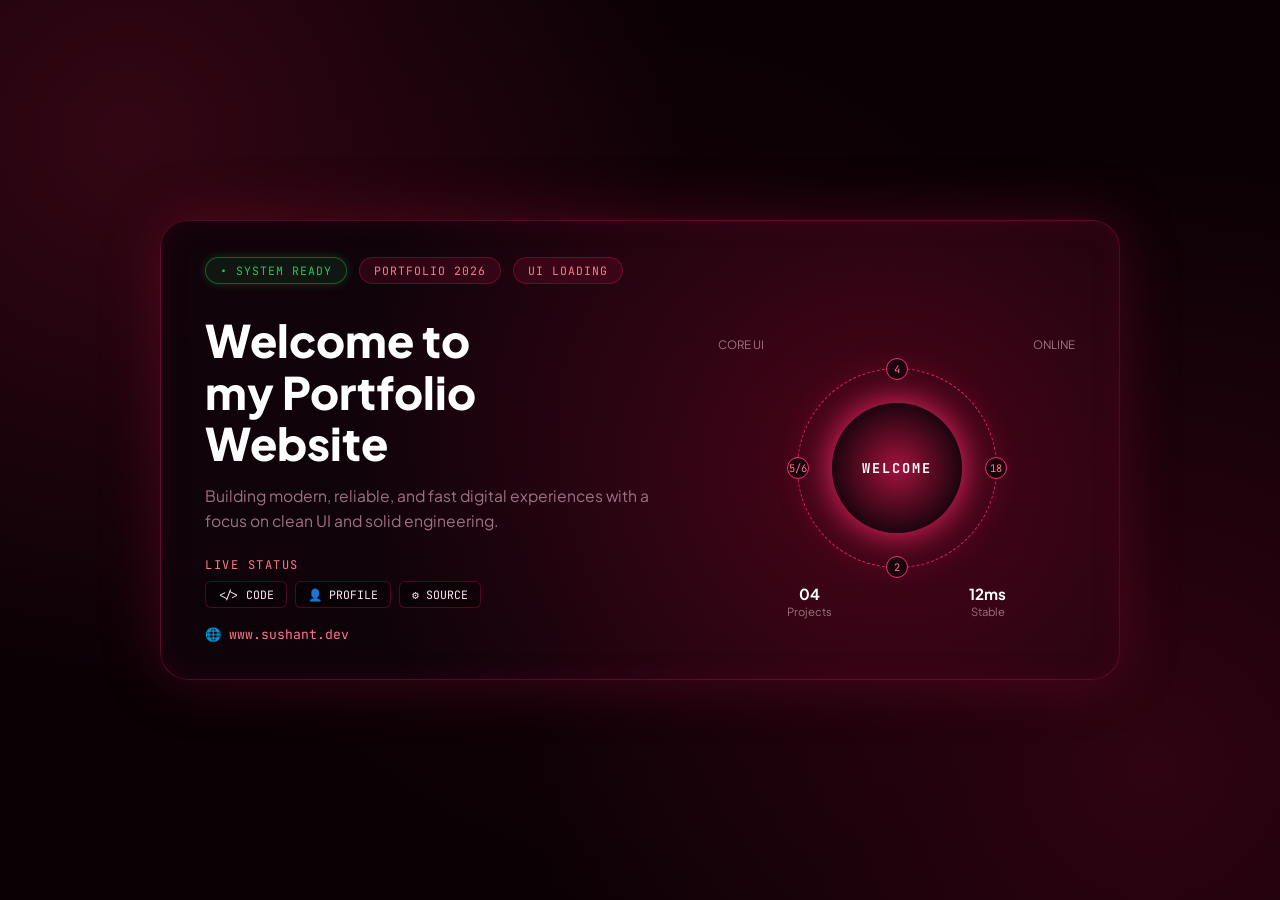
<file: index.html>
<!DOCTYPE html>
<html lang="en">
<head>
  <meta charset="UTF-8" />
  <meta name="viewport" content="width=device-width, initial-scale=1.0" />
  <title>Sushant Janwade | Loading...</title>
  
  <link rel="preconnect" href="https://fonts.googleapis.com">
  <link rel="preconnect" href="https://fonts.gstatic.com" crossorigin>
  <link href="https://fonts.googleapis.com/css2?family=Plus+Jakarta+Sans:wght@300;400;500;600;700;800&family=JetBrains+Mono:wght@400;500;700&display=swap" rel="stylesheet">
  <link rel="stylesheet" href="https://cdnjs.cloudflare.com/ajax/libs/font-awesome/6.5.1/css/all.min.css" />

  <link rel="stylesheet" href="style.css" />
</head>
<body style="display: flex; align-items: center; justify-content: center; min-height: 100vh; padding: 0;">

  <div id="intro-screen" style="position: relative; inset: auto; cursor: pointer;">
    <div class="intro-box">
      <div class="intro-top-badges">
        <span class="intro-badge active">• SYSTEM READY</span>
        <span class="intro-badge">PORTFOLIO 2026</span>
        <span class="intro-badge">UI LOADING</span>
      </div>

      <div class="intro-body">
        <div class="intro-left">
          <h1>Welcome to<br>my Portfolio<br>Website</h1>
          <p>Building modern, reliable, and fast digital experiences with a focus on clean UI and solid engineering.</p>
          
          <div class="live-status-title">LIVE STATUS</div>
          <div class="intro-status-pills">
            <span class="intro-status-pill">&lt;/&gt; CODE</span>
            <span class="intro-status-pill">👤 PROFILE</span>
            <span class="intro-status-pill">⚙ SOURCE</span>
          </div>
          <div class="intro-domain">🌐 www.sushant.dev</div>
        </div>

        <div class="intro-right hud-container">
          <div class="hud-header">
            <span>CORE UI</span>
            <span>ONLINE</span>
          </div>

          <div class="hud-circle-wrapper">
            <div class="hud-node node-top">4</div>
            <div class="hud-node node-right">18</div>
            <div class="hud-node node-bottom">2</div>
            <div class="hud-node node-left">5/6</div>
            <div class="hud-circle-inner">
              <span>WELCOME</span>
            </div>
          </div>

          <div class="hud-footer">
            <div class="hud-stat">
              <strong>04</strong>
              <span>Projects</span>
            </div>
            <div class="hud-stat">
              <strong>12ms</strong>
              <span>Stable</span>
            </div>
          </div>
        </div>
      </div>
    </div>
  </div>

  <script>
    // 3 Seconds auto-redirect to home.html
    const redirectTimer = setTimeout(() => {
      window.location.replace("home.html");
    }, 3000);

    // Click anywhere to skip instantly
    document.getElementById('intro-screen').addEventListener('click', () => {
      clearTimeout(redirectTimer);
      window.location.replace("home.html");
    });
  </script>
</body>
</html>
</file>
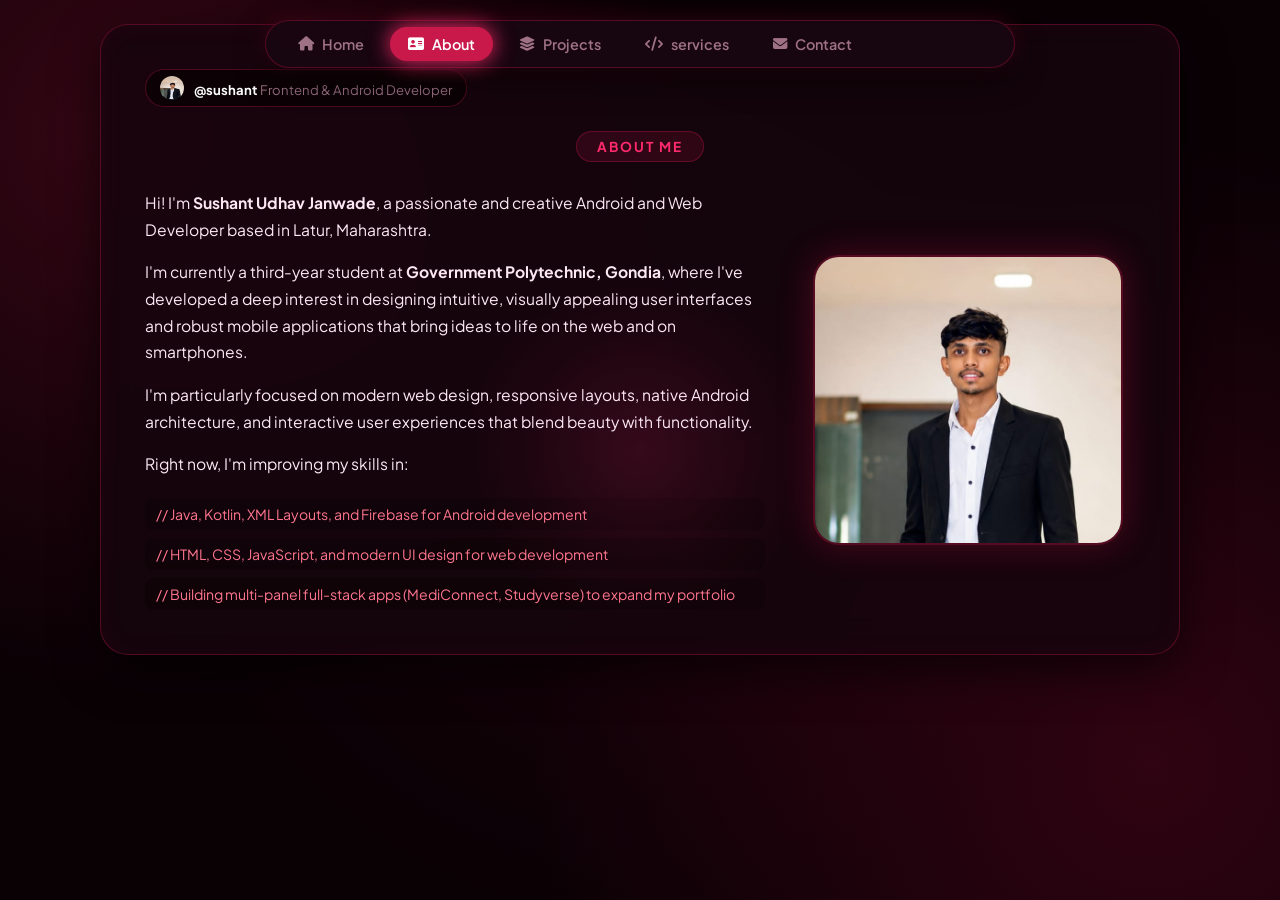
<file: about.html>
<!DOCTYPE html>
<html lang="en">
<head>
  <meta charset="UTF-8" />
  <meta name="viewport" content="width=device-width, initial-scale=1.0" />
  <title>About Me | Sushant Janwade</title>
  
  <link rel="preconnect" href="https://fonts.googleapis.com">
  <link rel="preconnect" href="https://fonts.gstatic.com" crossorigin>
  <link href="https://fonts.googleapis.com/css2?family=Plus+Jakarta+Sans:wght@300;400;500;600;700;800&family=JetBrains+Mono:wght@400;500;700&display=swap" rel="stylesheet">
  <link rel="stylesheet" href="https://cdnjs.cloudflare.com/ajax/libs/font-awesome/6.5.1/css/all.min.css" />

  <link rel="stylesheet" href="style.css" />
</head>
<body>

  <nav class="navbar">
    <a href="index.html" class="nav-btn"><i class="fa-solid fa-house"></i> Home</a>
    <a href="about.html" class="nav-btn active"><i class="fa-solid fa-address-card"></i> About</a>
    <a href="projects.html" class="nav-btn"><i class="fa-solid fa-layer-group"></i> Projects</a>
    <a href="services.html" class="nav-btn"><i class="fa-solid fa-code"></i> services</a>
    <a href="contact.html" class="nav-btn"><i class="fa-solid fa-envelope"></i> Contact</a>
  </nav>

  <div class="portfolio-wrapper">
    <section id="about" class="glass-card">
      <div class="about-top-pill">
        <img src="profile.png" alt="Avatar" />
        <div>
          <strong>@sushant</strong>
          <span>Frontend & Android Developer</span>
        </div>
      </div>

      <div class="section-badge-center">
        <span class="section-pill-tag">ABOUT ME</span>
      </div>

      <div class="about-content-grid">
        <div class="about-paragraphs">
          <p>Hi! I'm <strong>Sushant Udhav Janwade</strong>, a passionate and creative Android and Web Developer based in Latur, Maharashtra.</p>
          <p>I'm currently a third-year student at <strong>Government Polytechnic, Gondia</strong>, where I've developed a deep interest in designing intuitive, visually appealing user interfaces and robust mobile applications that bring ideas to life on the web and on smartphones.</p>
          <p>I'm particularly focused on modern web design, responsive layouts, native Android architecture, and interactive user experiences that blend beauty with functionality.</p>
          <p>Right now, I'm improving my skills in:</p>
          
          <div class="skills-code-list">
            <div>// Java, Kotlin, XML Layouts, and Firebase for Android development</div>
            <div>// HTML, CSS, JavaScript, and modern UI design for web development</div>
            <div>// Building multi-panel full-stack apps (MediConnect, Studyverse) to expand my portfolio</div>
          </div>
        </div>

        <div class="hero-art-box">
          <div class="art-frame" style="height: 290px;">
            <img src="profile.png"
             alt="Sushant Portrait" />
          </div>
        </div>
      </div>
    </section>
  </div>

  <script src="main.js"></script>
</body>
</html>
</file>
<file: style.css>
:root {
  --bg-base: #0a0105;
  --bg-card: rgba(22, 5, 14, 0.85);
  --bg-card-hover: rgba(35, 8, 22, 0.95);
  --primary-crimson: #c9184a;
  --crimson-glow: #ff2a6d;
  --accent-pink: #ff758f;
  --text-main: #fce7f3;
  --text-muted: #9e7184;
  --border-glow: rgba(201, 24, 74, 0.35);
  --border-active: rgba(255, 42, 109, 0.85);
  --glass-blur: blur(18px);
  --smooth-ease: cubic-bezier(0.25, 0.8, 0.25, 1);
}

* {
  margin: 0;
  padding: 0;
  box-sizing: border-box;
  font-family: 'Plus Jakarta Sans', sans-serif;
  scroll-behavior: smooth;
}

/* ====================================================
   CUSTOM ULTRA-SMOOTH SCROLLBAR
   ==================================================== */
::-webkit-scrollbar {
  width: 8px;
}
::-webkit-scrollbar-track {
  background: #080104;
}
::-webkit-scrollbar-thumb {
  background: rgba(201, 24, 74, 0.5);
  border-radius: 9999px;
  border: 2px solid #080104;
  transition: background 0.3s ease;
}
::-webkit-scrollbar-thumb:hover {
  background: var(--crimson-glow);
  box-shadow: 0 0 10px var(--crimson-glow);
}

/* ====================================================
   MOUSE SPOTLIGHT / GLOW EFFECT
   ==================================================== */
.cursor-glow {
  position: fixed;
  width: 350px;
  height: 350px;
  background: radial-gradient(circle, rgba(255, 42, 109, 0.14) 0%, rgba(201, 24, 74, 0.05) 45%, transparent 70%);
  border-radius: 50%;
  pointer-events: none;
  transform: translate(-50%, -50%);
  z-index: 999;
  transition: transform 0.08s linear, opacity 0.3s ease;
  mix-blend-mode: screen;
}

body {
  background-color: var(--bg-base);
  background-image: 
    radial-gradient(circle at 10% 15%, rgba(201, 24, 74, 0.22) 0%, transparent 40%),
    radial-gradient(circle at 90% 85%, rgba(160, 10, 55, 0.25) 0%, transparent 45%),
    radial-gradient(circle at 50% 50%, rgba(80, 5, 28, 0.2) 0%, transparent 60%);
  background-attachment: fixed;
  color: var(--text-main);
  min-height: 100vh;
  overflow-x: hidden;
  display: flex;
  flex-direction: column;
  align-items: center;
  padding: 24px 16px 80px 16px;
}

/* ====================================================
   INTRO HUD SCREEN
   ==================================================== */
.intro-box {
  width: 100%;
  max-width: 960px;
  background: radial-gradient(circle at 75% 50%, rgba(130, 10, 45, 0.45) 0%, rgba(15, 3, 10, 0.95) 70%);
  border: 1.5px solid var(--border-glow);
  border-radius: 28px;
  padding: 36px 44px;
  box-shadow: 0 0 60px rgba(201, 24, 74, 0.25), inset 0 0 30px rgba(201, 24, 74, 0.1);
  display: flex;
  flex-direction: column;
  gap: 30px;
  transition: transform 0.4s var(--smooth-ease);
}

.intro-box:hover {
  border-color: var(--crimson-glow);
  box-shadow: 0 0 80px rgba(201, 24, 74, 0.35);
}

.intro-top-badges { display: flex; gap: 12px; }

.intro-badge {
  font-size: 0.72rem;
  font-family: 'JetBrains Mono', monospace;
  letter-spacing: 1px;
  color: var(--accent-pink);
  padding: 5px 14px;
  border-radius: 9999px;
  background: rgba(201, 24, 74, 0.15);
  border: 1px solid var(--border-glow);
  text-transform: uppercase;
  transition: all 0.3s ease;
}

.intro-badge.active {
  color: #22c55e;
  border-color: rgba(34, 197, 94, 0.4);
  background: rgba(34, 197, 94, 0.1);
  box-shadow: 0 0 10px rgba(34, 197, 94, 0.25);
}

.intro-body {
  display: grid;
  grid-template-columns: 1.15fr 0.85fr;
  align-items: center;
  gap: 30px;
}

.intro-left h1 {
  font-size: 2.8rem;
  font-weight: 800;
  color: #ffffff;
  line-height: 1.15;
  margin-bottom: 14px;
}

.intro-left p {
  color: var(--text-muted);
  font-size: 0.98rem;
  line-height: 1.6;
  margin-bottom: 24px;
}

.live-status-title {
  font-family: 'JetBrains Mono', monospace;
  font-size: 0.75rem;
  letter-spacing: 1.5px;
  color: var(--accent-pink);
  margin-bottom: 8px;
  text-transform: uppercase;
}

.intro-status-pills { display: flex; gap: 8px; margin-bottom: 14px; }

.intro-status-pill {
  font-family: 'JetBrains Mono', monospace;
  font-size: 0.72rem;
  padding: 5px 12px;
  background: rgba(0, 0, 0, 0.4);
  border: 1px solid var(--border-glow);
  border-radius: 6px;
  color: var(--text-main);
  transition: all 0.3s ease;
}

.intro-status-pill:hover {
  border-color: var(--crimson-glow);
  color: #fff;
  box-shadow: 0 0 10px rgba(255, 42, 109, 0.3);
}

.intro-domain {
  font-family: 'JetBrains Mono', monospace;
  font-size: 0.82rem;
  color: var(--accent-pink);
  display: inline-flex;
  align-items: center;
  gap: 6px;
}

.hud-container { display: flex; flex-direction: column; align-items: center; gap: 16px; }
.hud-header { width: 100%; display: flex; justify-content: space-between; font-family: 'JetBrains Mono', monospace; font-size: 0.72rem; color: var(--text-muted); }

.hud-circle-wrapper {
  position: relative;
  width: 200px;
  height: 200px;
  border-radius: 50%;
  display: flex;
  align-items: center;
  justify-content: center;
  border: 1px dashed var(--border-active);
  animation: rotateHud 20s linear infinite;
  box-shadow: 0 0 25px rgba(201, 24, 74, 0.2);
}

@keyframes rotateHud { from { transform: rotate(0deg); } to { transform: rotate(360deg); } }

.hud-circle-inner {
  width: 130px;
  height: 130px;
  border-radius: 50%;
  background: radial-gradient(circle, rgba(201, 24, 74, 0.7) 0%, rgba(15, 3, 10, 0.9) 75%);
  box-shadow: 0 0 35px var(--crimson-glow);
  display: flex;
  align-items: center;
  justify-content: center;
  animation: rotateHud 20s linear infinite reverse;
}

.hud-circle-inner span { font-family: 'JetBrains Mono', monospace; font-size: 0.85rem; font-weight: 700; letter-spacing: 2px; color: #fff; }

.hud-node {
  position: absolute;
  width: 22px;
  height: 22px;
  border-radius: 50%;
  background: rgba(20, 4, 12, 0.9);
  border: 1px solid var(--crimson-glow);
  color: var(--accent-pink);
  font-size: 0.65rem;
  font-family: 'JetBrains Mono', monospace;
  display: flex;
  align-items: center;
  justify-content: center;
}

.node-top { top: -11px; left: calc(50% - 11px); }
.node-right { right: -11px; top: calc(50% - 11px); }
.node-bottom { bottom: -11px; left: calc(50% - 11px); }
.node-left { left: -11px; top: calc(50% - 11px); }

.hud-footer { width: 100%; display: flex; justify-content: space-around; font-family: 'JetBrains Mono', monospace; font-size: 0.8rem; }
.hud-stat { text-align: center; }
.hud-stat strong { display: block; color: #fff; font-size: 0.95rem; }
.hud-stat span { color: var(--text-muted); font-size: 0.7rem; }

/* ====================================================
   MAIN WRAPPER & FLOATING NAVBAR
   ==================================================== */
.portfolio-wrapper {
  width: 100%;
  max-width: 1080px;
  display: flex;
  flex-direction: column;
  gap: 48px;
}

.navbar {
  position: sticky;
  top: 18px;
  z-index: 1000;
  align-self: center;
  background: rgba(24, 6, 16, 0.88);
  backdrop-filter: var(--glass-blur);
  border: 1px solid var(--border-glow);
  border-radius: 9999px;
  padding: 6px 14px;
  display: flex;
  gap: 8px;
  box-shadow: 0 10px 30px rgba(0, 0, 0, 0.7), 0 0 20px rgba(201, 24, 74, 0.25);
  margin-bottom: 24px;
  transition: transform 0.3s ease, box-shadow 0.3s ease;
}

.navbar:hover {
  box-shadow: 0 14px 40px rgba(0, 0, 0, 0.8), 0 0 28px rgba(201, 24, 74, 0.4);
}

.nav-btn {
  background: transparent;
  border: none;
  color: var(--text-muted);
  padding: 8px 18px;
  border-radius: 9999px;
  font-size: 0.9rem;
  font-weight: 600;
  cursor: pointer;
  display: flex;
  align-items: center;
  gap: 8px;
  transition: all 0.3s var(--smooth-ease);
  text-decoration: none;
}

.nav-btn:hover {
  color: #ffffff;
  background: rgba(201, 24, 74, 0.25);
  box-shadow: 0 0 14px rgba(201, 24, 74, 0.35);
  transform: translateY(-2px);
}

.nav-btn.active {
  background: var(--primary-crimson);
  color: #ffffff;
  box-shadow: 0 0 22px var(--crimson-glow);
}

/* Base Glass Card */
.glass-card {
  background: var(--bg-card);
  backdrop-filter: var(--glass-blur);
  border: 1.2px solid var(--border-glow);
  border-radius: 28px;
  padding: 44px;
  box-shadow: 0 16px 45px rgba(0, 0, 0, 0.6), inset 0 0 25px rgba(201, 24, 74, 0.06);
  transition: all 0.4s var(--smooth-ease);
  scroll-margin-top: 100px;
}

.glass-card:hover {
  border-color: var(--border-active);
  box-shadow: 0 24px 60px rgba(0, 0, 0, 0.75), 0 0 35px rgba(201, 24, 74, 0.25);
}

/* ====================================================
   HERO / HOME STYLING
   ==================================================== */
.hero-layout {
  display: grid;
  grid-template-columns: 1.25fr 0.75fr;
  align-items: center;
  gap: 36px;
}

.badge-freelance {
  display: inline-flex;
  align-items: center;
  gap: 8px;
  padding: 6px 16px;
  border-radius: 9999px;
  background: rgba(201, 24, 74, 0.15);
  border: 1px solid var(--border-glow);
  color: var(--accent-pink);
  font-size: 0.82rem;
  font-weight: 600;
  margin-bottom: 22px;
  transition: all 0.3s ease;
}

.badge-freelance:hover {
  border-color: var(--crimson-glow);
  box-shadow: 0 0 15px rgba(201, 24, 74, 0.35);
  transform: translateX(3px);
}

.hero-info h1 {
  font-size: 3.4rem;
  font-weight: 800;
  color: #ffffff;
  line-height: 1.1;
  margin-bottom: 6px;
}

.hero-info h2 {
  font-size: 1.85rem;
  font-weight: 700;
  color: var(--crimson-glow);
  margin-bottom: 18px;
  text-shadow: 0 0 20px rgba(255, 42, 109, 0.3);
}

.hero-info p {
  color: var(--text-muted);
  line-height: 1.65;
  font-size: 1rem;
  margin-bottom: 24px;
}

.meta-pills { display: flex; flex-wrap: wrap; gap: 12px; margin-bottom: 28px; }

.meta-pill {
  font-size: 0.84rem;
  color: var(--text-main);
  display: flex;
  align-items: center;
  gap: 8px;
  background: rgba(0, 0, 0, 0.45);
  padding: 6px 14px;
  border-radius: 9999px;
  border: 1px solid var(--border-glow);
  transition: all 0.3s ease;
}

.meta-pill:hover {
  border-color: var(--crimson-glow);
  background: rgba(201, 24, 74, 0.15);
  box-shadow: 0 0 12px rgba(201, 24, 74, 0.3);
  transform: translateY(-2px);
}

.action-group { display: flex; gap: 14px; margin-bottom: 26px; }

.btn-primary {
  background: var(--primary-crimson);
  color: #fff;
  padding: 12px 24px;
  border-radius: 9999px;
  border: none;
  font-weight: 700;
  font-size: 0.95rem;
  cursor: pointer;
  display: inline-flex;
  align-items: center;
  gap: 8px;
  text-decoration: none;
  box-shadow: 0 0 20px rgba(201, 24, 74, 0.4);
  transition: all 0.3s var(--smooth-ease);
}

.btn-primary:hover {
  background: var(--crimson-glow);
  box-shadow: 0 0 35px var(--crimson-glow);
  transform: translateY(-3px) scale(1.02);
}

.btn-secondary {
  background: rgba(255, 255, 255, 0.04);
  color: #fff;
  padding: 12px 24px;
  border-radius: 9999px;
  border: 1px solid var(--border-glow);
  font-weight: 700;
  font-size: 0.95rem;
  cursor: pointer;
  display: inline-flex;
  align-items: center;
  gap: 8px;
  text-decoration: none;
  transition: all 0.3s var(--smooth-ease);
}

.btn-secondary:hover {
  background: rgba(201, 24, 74, 0.25);
  border-color: var(--crimson-glow);
  box-shadow: 0 0 20px rgba(201, 24, 74, 0.35);
  transform: translateY(-3px);
}

.social-row { display: flex; align-items: center; gap: 16px; font-size: 0.88rem; color: var(--text-muted); }

.social-icon-raw {
  color: var(--text-muted);
  font-size: 1.15rem;
  text-decoration: none;
  transition: all 0.3s var(--smooth-ease);
  display: inline-block;
}

.social-icon-raw:hover {
  color: #ffffff;
  transform: translateY(-4px) scale(1.15);
  text-shadow: 0 0 14px var(--crimson-glow);
}

.hero-art-box { display: flex; justify-content: center; align-items: center; }

.art-frame-white {
  width: 320px;
  height: 320px;
  background: #ffffff;
  border-radius: 24px;
  overflow: hidden;
  display: flex;
  align-items: center;
  justify-content: center;
  box-shadow: 0 0 35px rgba(201, 24, 74, 0.4);
  transition: all 0.4s var(--smooth-ease);
}

.art-frame-white:hover {
  transform: translateY(-6px) scale(1.02);
  box-shadow: 0 0 50px rgba(255, 42, 109, 0.6);
}

.art-frame-white img { width: 100%; height: 100%; object-fit: cover; }

/* ====================================================
   ABOUT ME STYLING
   ==================================================== */
.about-top-pill {
  display: inline-flex;
  align-items: center;
  gap: 10px;
  background: rgba(0, 0, 0, 0.5);
  border: 1px solid var(--border-glow);
  padding: 6px 14px;
  border-radius: 9999px;
  margin-bottom: 24px;
  transition: all 0.3s ease;
}

.about-top-pill:hover {
  border-color: var(--crimson-glow);
  box-shadow: 0 0 14px rgba(201, 24, 74, 0.3);
}

.about-top-pill img { width: 24px; height: 24px; border-radius: 50%; }
.about-top-pill span { font-size: 0.82rem; color: var(--text-muted); }
.about-top-pill strong { color: #fff; font-size: 0.82rem; }

.section-badge-center { text-align: center; margin-bottom: 28px; }

.section-pill-tag {
  font-size: 0.85rem;
  font-weight: 700;
  letter-spacing: 2px;
  text-transform: uppercase;
  color: var(--crimson-glow);
  background: rgba(201, 24, 74, 0.15);
  border: 1px solid var(--border-glow);
  padding: 6px 20px;
  border-radius: 9999px;
  display: inline-block;
  transition: all 0.3s ease;
}

.section-pill-tag:hover {
  background: rgba(201, 24, 74, 0.25);
  border-color: var(--crimson-glow);
  box-shadow: 0 0 16px var(--crimson-glow);
  transform: scale(1.05);
}

.about-content-grid {
  display: grid;
  grid-template-columns: 1.3fr 0.7fr;
  align-items: center;
  gap: 36px;
}

.about-paragraphs p {
  font-size: 0.98rem;
  line-height: 1.7;
  color: var(--text-main);
  margin-bottom: 16px;
}

.skills-code-list {
  margin-top: 20px;
  display: flex;
  flex-direction: column;
  gap: 8px;
  font-family: 'JetBrains Mono', monospace;
  font-size: 0.88rem;
  color: var(--accent-pink);
}

.skills-code-list div {
  padding: 6px 10px;
  border-radius: 8px;
  background: rgba(0, 0, 0, 0.25);
  border: 1px solid transparent;
  transition: all 0.3s ease;
}

.skills-code-list div:hover {
  border-color: var(--border-glow);
  background: rgba(201, 24, 74, 0.12);
  color: #fff;
  transform: translateX(6px);
}

.art-frame {
  width: 310px;
  height: 340px;
  border-radius: 26px;
  overflow: hidden;
  border: 2px solid var(--border-glow);
  box-shadow: 0 0 35px rgba(201, 24, 74, 0.3);
  background: #19040e;
  transition: all 0.4s var(--smooth-ease);
}

.art-frame:hover {
  transform: translateY(-6px) scale(1.02);
  border-color: var(--crimson-glow);
  box-shadow: 0 0 50px rgba(255, 42, 109, 0.5);
}

.art-frame img { width: 100%; height: 100%; object-fit: cover; }

/* ====================================================
   PROJECTS SECTION (3 COLUMNS)
   ==================================================== */
.section-header-wrap { text-align: center; margin-bottom: 34px; }
.section-main-title { font-size: 2.3rem; font-weight: 800; color: #fff; margin-top: 10px; margin-bottom: 6px; }
.section-main-sub { color: var(--text-muted); font-size: 0.95rem; max-width: 600px; margin: 0 auto; line-height: 1.5; }

.projects-grid {
  display: grid;
  grid-template-columns: repeat(3, 1fr);
  gap: 22px;
}

.project-card {
  background: rgba(22, 5, 14, 0.85);
  border: 1.2px solid var(--border-glow);
  border-radius: 22px;
  overflow: hidden;
  display: flex;
  flex-direction: column;
  transition: all 0.4s var(--smooth-ease);
  box-shadow: 0 10px 30px rgba(0, 0, 0, 0.5);
}

.project-card:hover {
  border-color: var(--border-active);
  transform: translateY(-8px);
  box-shadow: 0 20px 50px rgba(201, 24, 74, 0.4);
}

.project-thumb {
  height: 160px;
  background: #1a040e;
  overflow: hidden;
  position: relative;
}

.project-thumb img {
  width: 100%;
  height: 100%;
  object-fit: cover;
  transition: transform 0.5s var(--smooth-ease);
}

.project-card:hover .project-thumb img {
  transform: scale(1.08);
}

.status-badge-card {
  position: absolute;
  top: 10px;
  right: 10px;
  padding: 4px 10px;
  border-radius: 9999px;
  font-size: 0.68rem;
  font-weight: 700;
  font-family: 'JetBrains Mono', monospace;
  letter-spacing: 0.5px;
  text-transform: uppercase;
  z-index: 2;
}

.status-live {
  background: rgba(34, 197, 94, 0.95);
  color: #ffffff;
  box-shadow: 0 0 12px rgba(34, 197, 94, 0.6);
}

.status-indev {
  background: rgba(225, 29, 72, 0.95);
  color: #ffffff;
  box-shadow: 0 0 12px rgba(225, 29, 72, 0.6);
}

.project-body { padding: 20px; display: flex; flex-direction: column; flex-grow: 1; }
.project-title { font-size: 1.2rem; font-weight: 700; color: #ffffff; margin-bottom: 6px; }
.project-desc { font-size: 0.83rem; color: var(--text-muted); line-height: 1.5; margin-bottom: 16px; min-height: 48px; }

.project-tags { display: flex; flex-wrap: wrap; align-items: center; gap: 6px; margin-bottom: 20px; min-height: 32px; }

.project-tag {
  font-size: 0.72rem;
  font-family: 'JetBrains Mono', monospace;
  font-weight: 500;
  padding: 4px 10px;
  border-radius: 9999px;
  background: rgba(201, 24, 74, 0.12);
  border: 1px solid rgba(201, 24, 74, 0.4);
  color: var(--accent-pink);
  display: inline-block;
  transition: all 0.25s ease;
}

.project-card:hover .project-tag {
  background: rgba(201, 24, 74, 0.22);
  border-color: var(--accent-pink);
}

.project-btns { display: flex; gap: 10px; margin-top: auto; }

.p-btn-gh {
  flex: 1;
  text-align: center;
  padding: 9px 0;
  border-radius: 9999px;
  font-size: 0.82rem;
  font-weight: 600;
  text-decoration: none !important;
  color: #ffffff !important;
  background: rgba(0, 0, 0, 0.35);
  border: 1px solid var(--border-glow);
  transition: all 0.3s var(--smooth-ease);
  display: flex;
  align-items: center;
  justify-content: center;
}

.p-btn-gh:hover {
  background: rgba(201, 24, 74, 0.25);
  border-color: var(--crimson-glow);
  box-shadow: 0 0 16px rgba(201, 24, 74, 0.4);
  transform: translateY(-2px);
}

.p-btn-demo {
  flex: 1;
  text-align: center;
  padding: 9px 0;
  border-radius: 9999px;
  font-size: 0.82rem;
  font-weight: 700;
  text-decoration: none !important;
  color: #ffffff !important;
  background: var(--primary-crimson);
  border: 1px solid transparent;
  box-shadow: 0 0 16px rgba(201, 24, 74, 0.4);
  transition: all 0.3s var(--smooth-ease);
  display: flex;
  align-items: center;
  justify-content: center;
}

.p-btn-demo:hover {
  background: var(--crimson-glow);
  box-shadow: 0 0 26px var(--crimson-glow);
  transform: translateY(-2px);
}

/* ====================================================
   SERVICES SECTION (3 COLUMNS)
   ==================================================== */
.services-grid {
  display: grid;
  grid-template-columns: repeat(3, 1fr);
  gap: 22px;
}

.service-card {
  background: rgba(22, 5, 14, 0.85);
  border: 1.2px solid var(--border-glow);
  border-radius: 22px;
  padding: 32px 24px;
  text-align: center;
  display: flex;
  flex-direction: column;
  align-items: center;
  transition: all 0.4s var(--smooth-ease);
  box-shadow: 0 10px 30px rgba(0, 0, 0, 0.5);
}

.service-card:hover {
  border-color: var(--border-active);
  transform: translateY(-8px);
  box-shadow: 0 20px 50px rgba(201, 24, 74, 0.4);
}

.service-icon-wrap {
  width: 56px;
  height: 56px;
  border-radius: 16px;
  background: rgba(201, 24, 74, 0.15);
  border: 1px solid var(--border-glow);
  display: flex;
  align-items: center;
  justify-content: center;
  font-size: 1.5rem;
  color: var(--crimson-glow);
  margin-bottom: 16px;
  box-shadow: 0 0 15px rgba(201, 24, 74, 0.2);
  transition: all 0.35s var(--smooth-ease);
}

.service-card:hover .service-icon-wrap {
  box-shadow: 0 0 28px var(--crimson-glow);
  border-color: var(--crimson-glow);
  transform: scale(1.1) rotate(5deg);
}

.service-title { font-size: 1.2rem; font-weight: 700; color: #ffffff; margin-bottom: 10px; }
.service-desc { font-size: 0.84rem; color: var(--text-muted); line-height: 1.6; margin-bottom: 20px; flex-grow: 1; }

.service-subtags {
  display: flex;
  flex-wrap: wrap;
  justify-content: center;
  gap: 6px;
  margin-top: auto;
}

.subtag {
  font-size: 0.72rem;
  font-family: 'JetBrains Mono', monospace;
  font-weight: 500;
  color: var(--accent-pink);
  background: rgba(201, 24, 74, 0.12);
  border: 1px solid rgba(201, 24, 74, 0.4);
  padding: 4px 10px;
  border-radius: 9999px;
  display: inline-block;
  transition: all 0.25s ease;
}

.service-card:hover .subtag {
  border-color: var(--accent-pink);
  background: rgba(201, 24, 74, 0.22);
}

/* ====================================================
   CONTACT SECTION
   ==================================================== */
.contact-grid {
  display: grid;
  grid-template-columns: 1fr 1.15fr;
  gap: 40px;
  align-items: center;
}

.contact-left h2 { font-size: 2.2rem; font-weight: 800; color: #fff; margin-bottom: 10px; }
.contact-left p { color: var(--text-muted); font-size: 0.95rem; line-height: 1.6; margin-bottom: 26px; }
.contact-details-list { display: flex; flex-direction: column; gap: 16px; margin-bottom: 26px; }

.contact-item {
  display: flex;
  align-items: center;
  gap: 14px;
  font-size: 0.92rem;
  color: var(--text-main);
  transition: all 0.3s ease;
}

.contact-item:hover {
  transform: translateX(4px);
  color: #fff;
}

.contact-item i { color: var(--crimson-glow); font-size: 1.1rem; width: 24px; }
.contact-socials { display: flex; gap: 12px; }

.social-btn {
  width: 40px;
  height: 40px;
  border-radius: 50%;
  background: rgba(0, 0, 0, 0.4);
  border: 1px solid var(--border-glow);
  display: flex;
  align-items: center;
  justify-content: center;
  color: var(--text-main);
  text-decoration: none;
  transition: all 0.3s var(--smooth-ease);
}

.social-btn:hover {
  background: var(--primary-crimson);
  color: #fff;
  box-shadow: 0 0 20px var(--crimson-glow);
  transform: translateY(-4px) scale(1.1);
}

.contact-form { display: flex; flex-direction: column; gap: 14px; }

.input-field {
  width: 100%;
  background: rgba(0, 0, 0, 0.45);
  border: 1.2px solid var(--border-glow);
  border-radius: 12px;
  padding: 14px 18px;
  color: #fff;
  font-size: 0.92rem;
  outline: none;
  transition: all 0.3s var(--smooth-ease);
}

.input-field:focus {
  border-color: var(--crimson-glow);
  box-shadow: 0 0 18px rgba(201, 24, 74, 0.45);
  background: rgba(15, 2, 9, 0.7);
}

textarea.input-field { min-height: 120px; resize: vertical; }

.btn-submit {
  background: var(--primary-crimson);
  color: #fff;
  border: none;
  padding: 14px;
  border-radius: 12px;
  font-weight: 700;
  font-size: 0.95rem;
  cursor: pointer;
  transition: all 0.3s var(--smooth-ease);
  box-shadow: 0 0 20px rgba(201, 24, 74, 0.35);
}

.btn-submit:hover {
  background: var(--crimson-glow);
  box-shadow: 0 0 30px var(--crimson-glow);
  transform: translateY(-2px);
}

/* ====================================================
   RESPONSIVE
   ==================================================== */
@media (max-width: 992px) {
  .projects-grid, .services-grid { grid-template-columns: repeat(2, 1fr); }
}

@media (max-width: 768px) {
  .intro-body, .hero-layout, .about-content-grid, .contact-grid { grid-template-columns: 1fr; }
  .projects-grid, .services-grid { grid-template-columns: 1fr; }
  .hero-art-box { order: -1; }
  .art-frame, .art-frame-white { width: 240px; height: 260px; }
  .hero-info h1 { font-size: 2.4rem; }
  .navbar { width: 95%; justify-content: space-between; padding: 4px 6px; }
  .nav-btn { padding: 6px 10px; font-size: 0.78rem; }
}
/* ==========================================
   MOBI

/* Tablets aur Mobile Screens (Max 768px) */
@media (max-width: 768px) {
  /* Container & Spacing */
  body {
    overflow-x: hidden;
  }

  .container, section {
    padding-left: 20px !important;
    padding-right: 20px !important;
  }

  /* Navigation Bar */
  .navbar {
    padding: 15px 20px;
    flex-wrap: wrap;
    gap: 10px;
  }

  .nav-links {
    gap: 15px;
    font-size: 13px;
    overflow-x: auto;
    width: 100%;
    justify-content: center;
    padding-bottom: 5px;
  }

  /* Hero & About Layouts (Side-by-side ko column me stack karein) */
  .hero-section,
  .about-container,
  .hero-content {
    display: flex !important;
    flex-direction: column-reverse !important;
    text-align: center !important;
    align-items: center !important;
    gap: 25px !important;
  }

  .hero-text h1, 
  .hero-section h1 {
    font-size: 32px !important;
    line-height: 1.2 !important;
  }

  .hero-text p {
    font-size: 14px !important;
    margin: 0 auto 20px auto !important;
  }

  /* Profile Images Center & Scale */
  .hero-image img,
  .about-image img,
  img[src="profile.png"] {
    width: 200px !important;
    height: 200px !important;
    margin: 0 auto !important;
    border-radius: 50% !important;
    object-fit: cover !important;
  }

  /* Action Buttons */
  .hero-buttons,
  .btn-group {
    display: flex !important;
    flex-direction: column !important;
    width: 100% !important;
    gap: 12px !important;
  }

  .hero-buttons a,
  .btn-primary,
  .btn-secondary {
    width: 100% !important;
    text-align: center !important;
    justify-content: center !important;
  }

  /* Projects & Services Grid (1 Column) */
  .projects-grid,
  .services-grid,
  .skills-grid {
    grid-template-columns: 1fr !important;
    gap: 20px !important;
  }

  /* Contact Form */
  .contact-container {
    flex-direction: column !important;
    gap: 30px !important;
  }

  .contact-form {
    width: 100% !important;
  }

  .input-field {
    width: 100% !important;
  }
}

/* Small Mobile Screens (Max 480px) */
@media (max-width: 480px) {
  .hero-text h1 {
    font-size: 26px !important;
  }

  .nav-links {
    font-size: 12px;
    gap: 10px;
  }

  .hero-image img,
  .about-image img,
  img[src="profile.png"] {
    width: 160px !important;
    height: 160px !important;
  }
}
/* ==========================================
   HAMBURGER MENU STYLING
   ========================================== */
.menu-toggle {
  display: none;
  font-size: 22px;
  color: #ffffff;
  cursor: pointer;
  padding: 6px 12px;
  border-radius: 6px;
  background: rgba(255, 255, 255, 0.08);
  border: 1px solid rgba(255, 255, 255, 0.15);
  transition: all 0.3s ease;
}

@media (max-width: 768px) {
  .menu-toggle {
    display: block;
  }

  .navbar {
    display: flex;
    justify-content: space-between;
    align-items: center;
    position: sticky;
    top: 0;
    z-index: 1000;
  }

  .nav-links {
    position: absolute;
    top: 100%;
    left: 0;
    width: 100%;
    background: rgba(15, 23, 42, 0.95);
    backdrop-filter: blur(12px);
    -webkit-backdrop-filter: blur(12px);
    border-bottom: 1px solid rgba(255, 255, 255, 0.1);
    flex-direction: column;
    align-items: center;
    gap: 20px;
    padding: 25px 0;
    display: none !important;
    transition: all 0.3s ease-in-out;
  }

  .nav-links.active {
    display: flex !important;
  }

  .nav-links li a {
    font-size: 16px;
  }
}
/* ==========================================
   HAMBURGER MENU STYLING
   ========================================== */
.menu-toggle {
  display: none;
  font-size: 22px;
  color: #ffffff;
  cursor: pointer;
  padding: 6px 12px;
  border-radius: 6px;
  background: rgba(255, 255, 255, 0.08);
  border: 1px solid rgba(255, 255, 255, 0.15);
  transition: all 0.3s ease;
}

@media (max-width: 768px) {
  .menu-toggle {
    display: block;
  }

  .navbar {
    display: flex;
    justify-content: space-between;
    align-items: center;
    position: sticky;
    top: 0;
    z-index: 1000;
  }

  .nav-links {
    position: absolute;
    top: 100%;
    left: 0;
    width: 100%;
    background: rgba(15, 23, 42, 0.95);
    backdrop-filter: blur(12px);
    -webkit-backdrop-filter: blur(12px);
    border-bottom: 1px solid rgba(255, 255, 255, 0.1);
    flex-direction: column;
    align-items: center;
    gap: 20px;
    padding: 25px 0;
    display: none !important;
    transition: all 0.3s ease-in-out;
  }

  .nav-links.active {
    display: flex !important;
  }

  .nav-links li a {
    font-size: 16px;
  }
}
/* ==========================================
   CLEAN FLOATING NAVBAR & MOBILE MENU
   ========================================== */
.navbar {
  position: fixed;
  top: 20px;
  left: 50%;
  transform: translateX(-50%);
  z-index: 1000;
  width: 90%;
  max-width: 750px;
}

.nav-container {
  display: flex;
  align-items: center;
  justify-content: space-between;
  background: rgba(15, 23, 42, 0.75);
  backdrop-filter: blur(16px);
  -webkit-backdrop-filter: blur(16px);
  border: 1px solid rgba(255, 255, 255, 0.12);
  border-radius: 9999px;
  padding: 8px 24px;
  box-shadow: 0 10px 30px rgba(0, 0, 0, 0.5);
}

.logo a {
  font-size: 18px;
  font-weight: 800;
  color: #ffffff;
  text-decoration: none;
}

.logo a span {
  color: #c9184a;
}

.nav-links {
  display: flex;
  align-items: center;
  gap: 15px;
  list-style: none;
  margin: 0;
  padding: 0;
}

.nav-links li a {
  color: #cbd5e1;
  text-decoration: none;
  font-size: 13.5px;
  font-weight: 500;
  padding: 8px 16px;
  border-radius: 9999px;
  display: inline-flex;
  align-items: center;
  gap: 6px;
  transition: all 0.3s ease;
}

.nav-links li a:hover,
.nav-links li a.active {
  background: #c9184a;
  color: #ffffff;
  box-shadow: 0 0 15px rgba(201, 24, 74, 0.6);
}

.menu-toggle {
  display: none;
  font-size: 20px;
  color: #ffffff;
  cursor: pointer;
}

/* --- Mobile Responsive (Max 768px) --- */
@media (max-width: 768px) {
  .navbar {
    top: 10px;
    width: 94%;
  }

  .nav-container {
    border-radius: 16px;
    padding: 12px 20px;
  }

  .menu-toggle {
    display: block;
  }

  .nav-links {
    position: absolute;
    top: 65px;
    left: 0;
    width: 100%;
    background: rgba(15, 23, 42, 0.95);
    backdrop-filter: blur(20px);
    -webkit-backdrop-filter: blur(20px);
    border: 1px solid rgba(255, 255, 255, 0.1);
    border-radius: 16px;
    flex-direction: column;
    padding: 20px;
    gap: 12px;
    display: none;
    box-shadow: 0 15px 35px rgba(0, 0, 0, 0.6);
  }

  .nav-links.active {
    display: flex;
  }

  .nav-links li {
    width: 100%;
  }

  .nav-links li a {
    width: 100%;
    justify-content: center;
    padding: 12px;
  }
}
</file>
